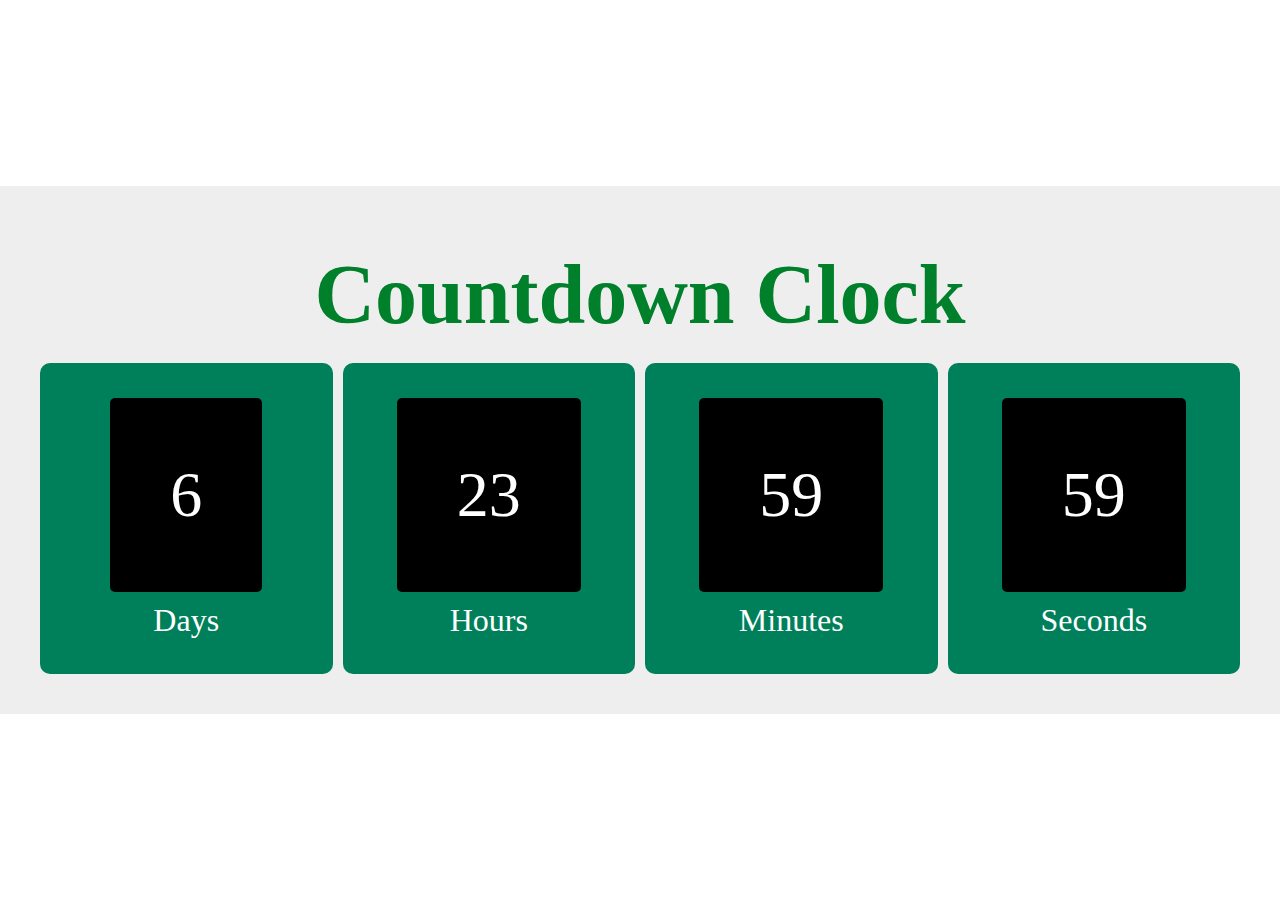
<file: countDown/index.html>
<!DOCTYPE html>
<html lang="en">
  <head>
    <meta charset="UTF-8" />
    <meta http-equiv="X-UA-Compatible" content="IE=edge" />
    <meta name="viewport" content="width=device-width, initial-scale=1.0" />
    <title>Document</title>
    <link rel="stylesheet" href="style.css" />
    <script defer src="script.js"></script>
  </head>
  <body>
    <div class="container">
      <p class="container_heading">Countdown Clock</p>
      <div class="container_main">
        <div class="container_main-div">
          <p class="container_main-div-time day">6</p>
          <p class="container_main-div-word">Days</p>
        </div>
        <div class="container_main-div">
          <p class="container_main-div-time hour">23</p>
          <p class="container_main-div-word">Hours</p>
        </div>
        <div class="container_main-div">
          <p class="container_main-div-time minute">59</p>
          <p class="container_main-div-word">Minutes</p>
        </div>
        <div class="container_main-div">
          <p class="container_main-div-time second">59</p>
          <p class="container_main-div-word">Seconds</p>
        </div>
      </div>
    </div>
  </body>
</html>
</file>
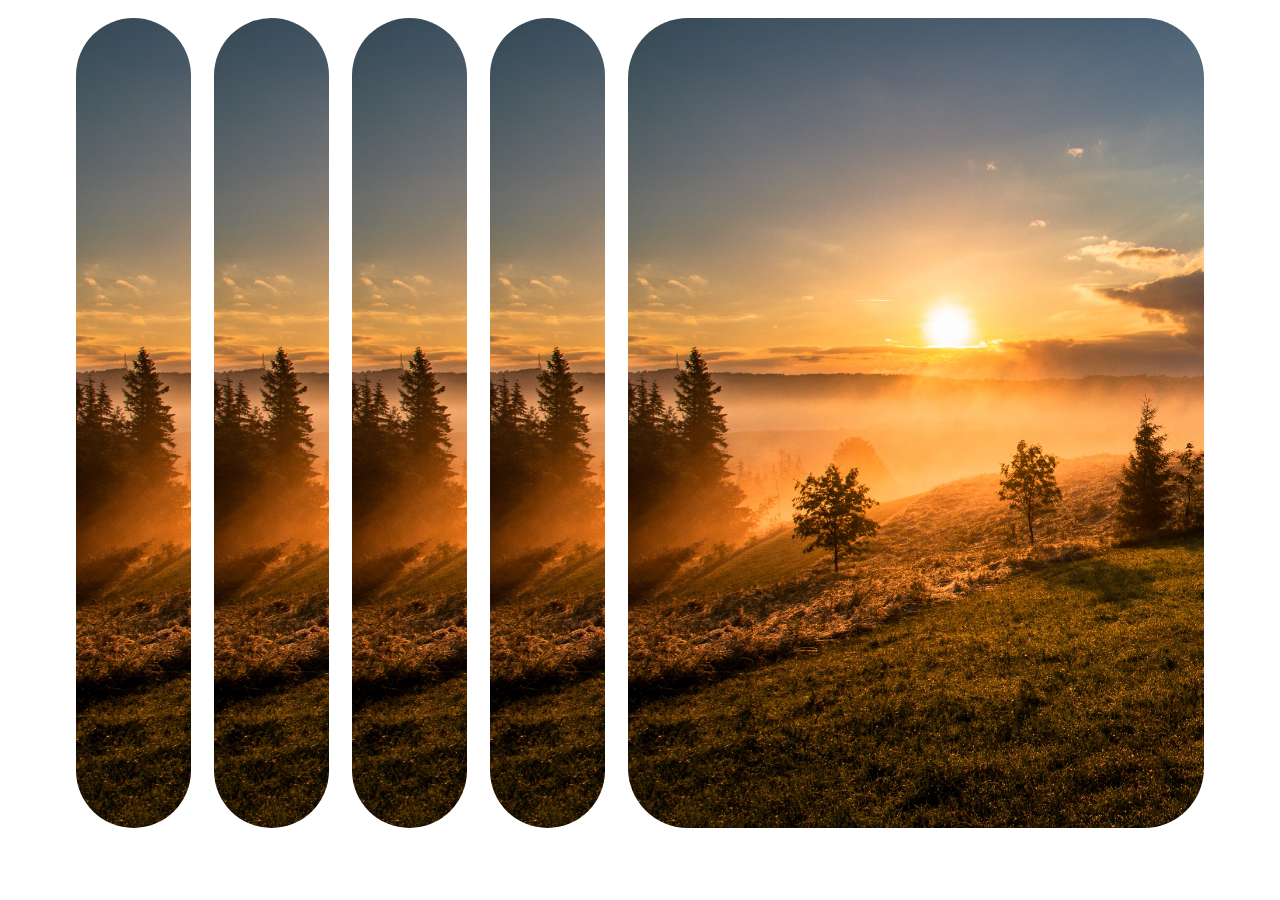
<file: gallery/index.html>
<!DOCTYPE html>
<html lang="en">
  <head>
    <meta charset="UTF-8" />
    <meta http-equiv="X-UA-Compatible" content="IE=edge" />
    <meta name="viewport" content="width=device-width, initial-scale=1.0" />
    <title>Document</title>
    <link rel="stylesheet" href="style.css" />
  </head>
  <body>
    <div class="container">
      <div class="div "></div>
      <div class="div"></div>
      <div class="div"></div>
      <div class="div"></div>
      <div class="div width"></div>
    </div>
    <script src="script.js"></script>
  </body>
</html>
</file>
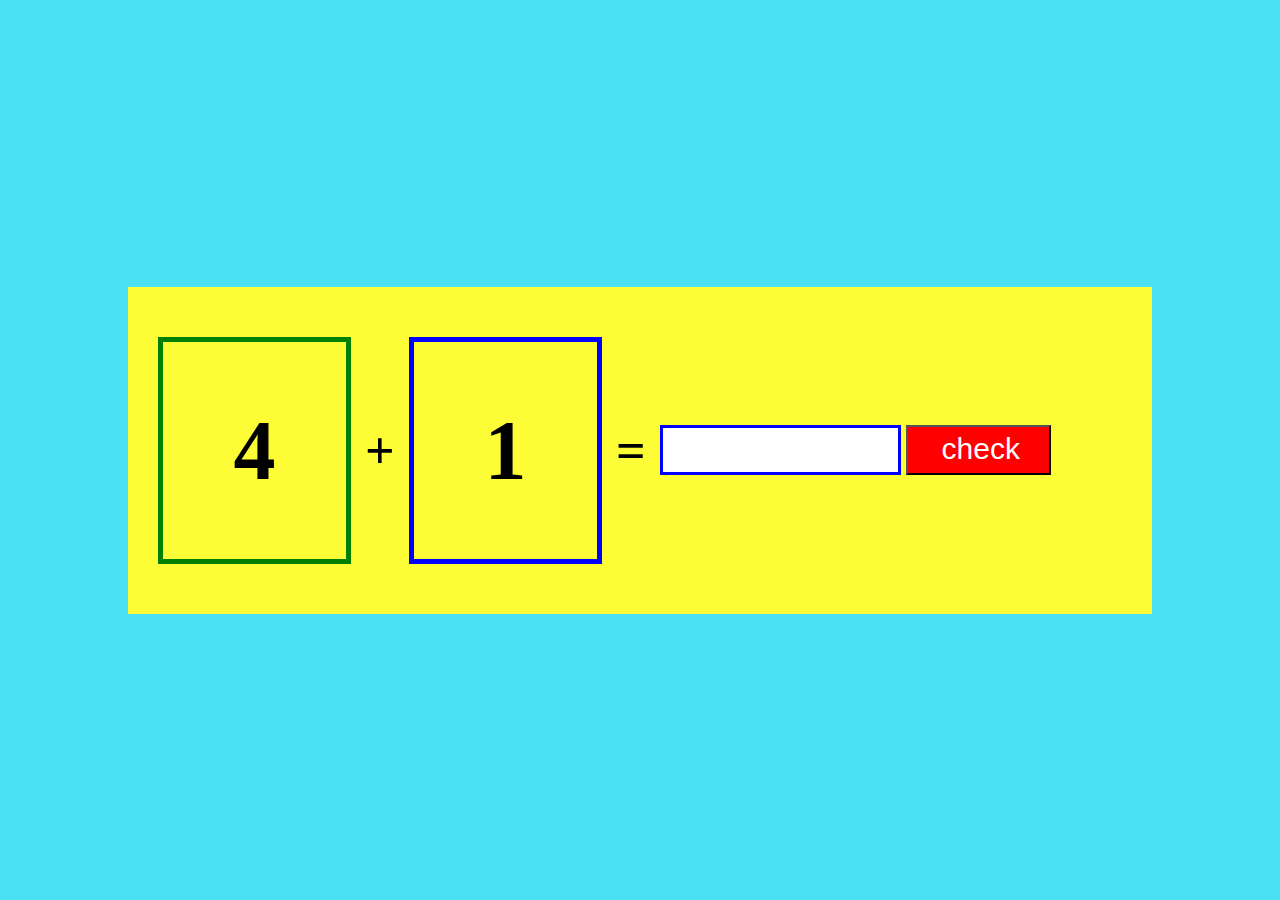
<file: matem/index.html>
<!DOCTYPE html>
<html lang="en">
  <head>
    <meta charset="UTF-8" />
    <meta http-equiv="X-UA-Compatible" content="IE=edge" />
    <meta name="viewport" content="width=device-width, initial-scale=1.0" />
    <title>Document</title>
    <link rel="stylesheet" href="style.css" />
    <script defer src="script.js"></script>
  </head>
  <body>
    <div class="container">
      <p class="one">1</p>
      <p class="plus">+</p>
      <p class="two">2</p>
      <p class="teng">=</p>
      <input type="number" class="inp" value="" />
      <button class="check">check</button>
    </div>
  </body>
</html>
</file>
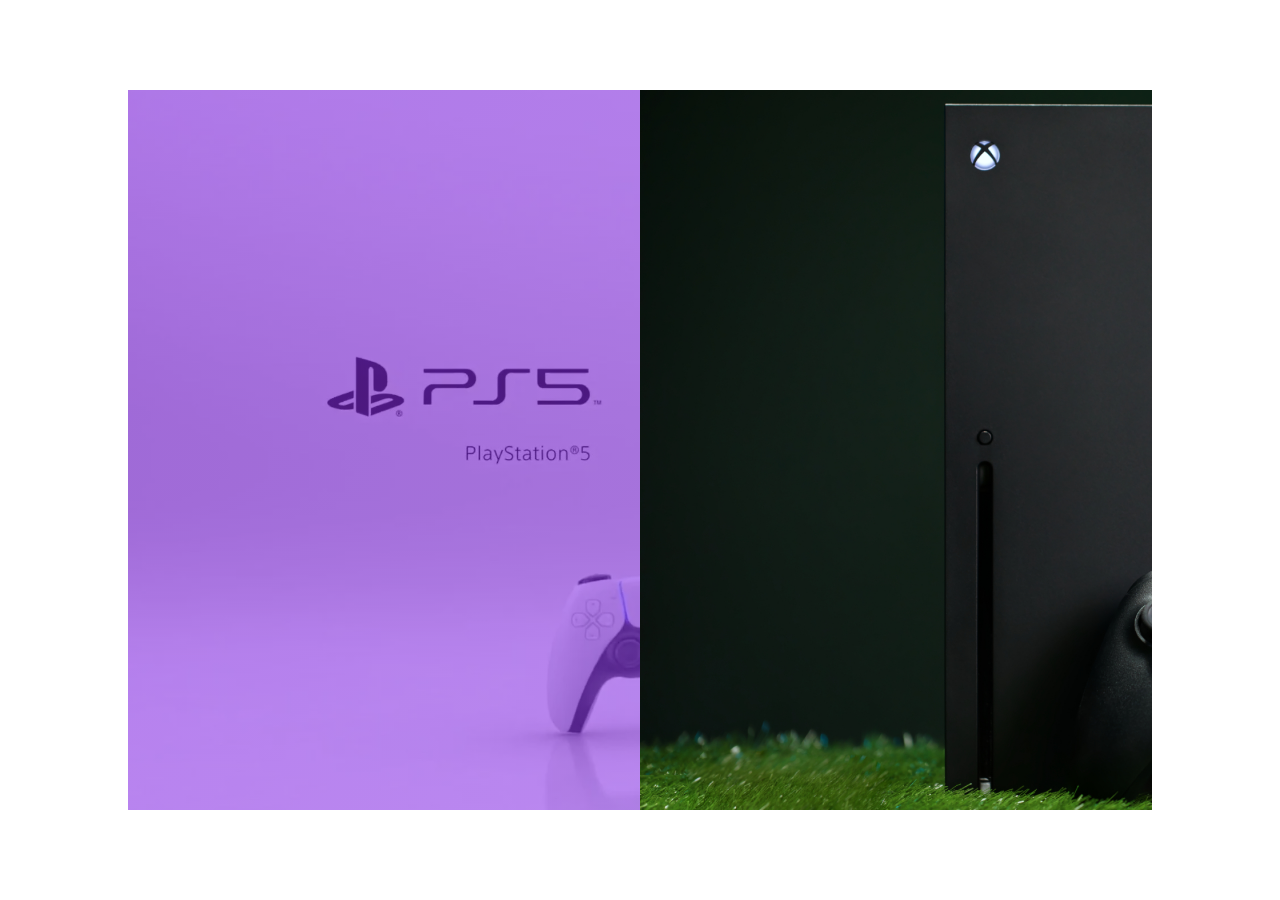
<file: mouse/index.html>
<!DOCTYPE html>
<html lang="en">
  <head>
    <meta charset="UTF-8" />
    <meta http-equiv="X-UA-Compatible" content="IE=edge" />
    <meta name="viewport" content="width=device-width, initial-scale=1.0" />
    <title>Document</title>
    <link rel="stylesheet" href="style.css" />
  </head>
  <body>
    <div class="container">
      <div class="div one"></div>
      <div class="div two"></div>
    </div>
    <script src="script.js"></script>
  </body>
</html>
</file>
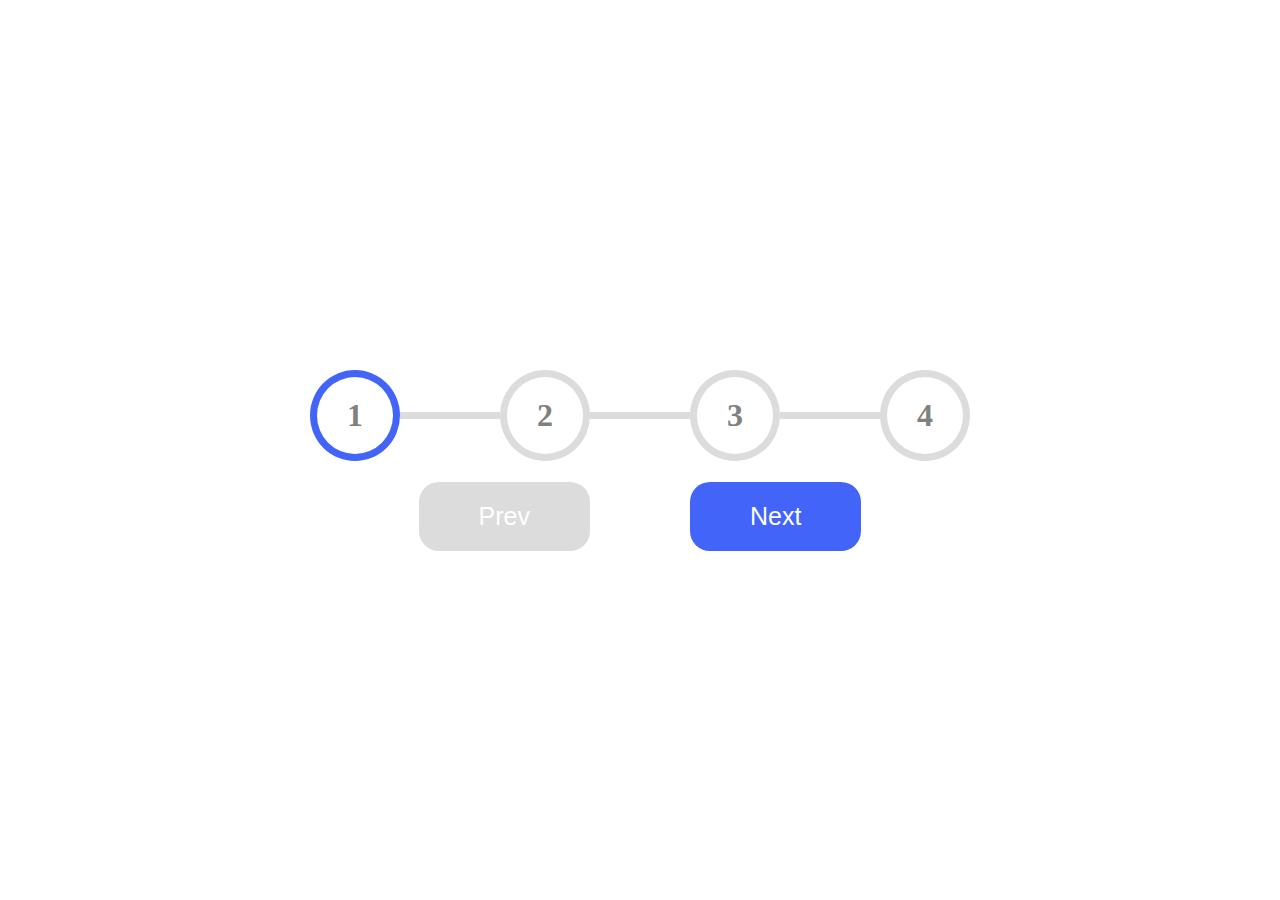
<file: numeration/index.html>
<!DOCTYPE html>
<html lang="en">
  <head>
    <meta charset="UTF-8" />
    <meta http-equiv="X-UA-Compatible" content="IE=edge" />
    <meta name="viewport" content="width=device-width, initial-scale=1.0" />
    <title>Document</title>
    <link rel="stylesheet" href="style.css" />
  </head>
  <body>
    <div class="container">
      <h1 class="heading1 heading-pimary heading-back">1</h1>
      <div class="div div2"></div>
      <h1 class="heading2 heading-pimary">2</h1>
      <div class="div div3"></div>
      <h1 class="heading3 heading-pimary">3</h1>
      <div class="div div4"></div>
      <h1 class="heading4 heading-pimary">4</h1>
    </div>
    <div class="buttons">
      <button class="button prev">Prev</button>
      <button class="button next div-back">Next</button>
    </div>
  </body>
  <script src="script.js"></script>
</html>
</file>
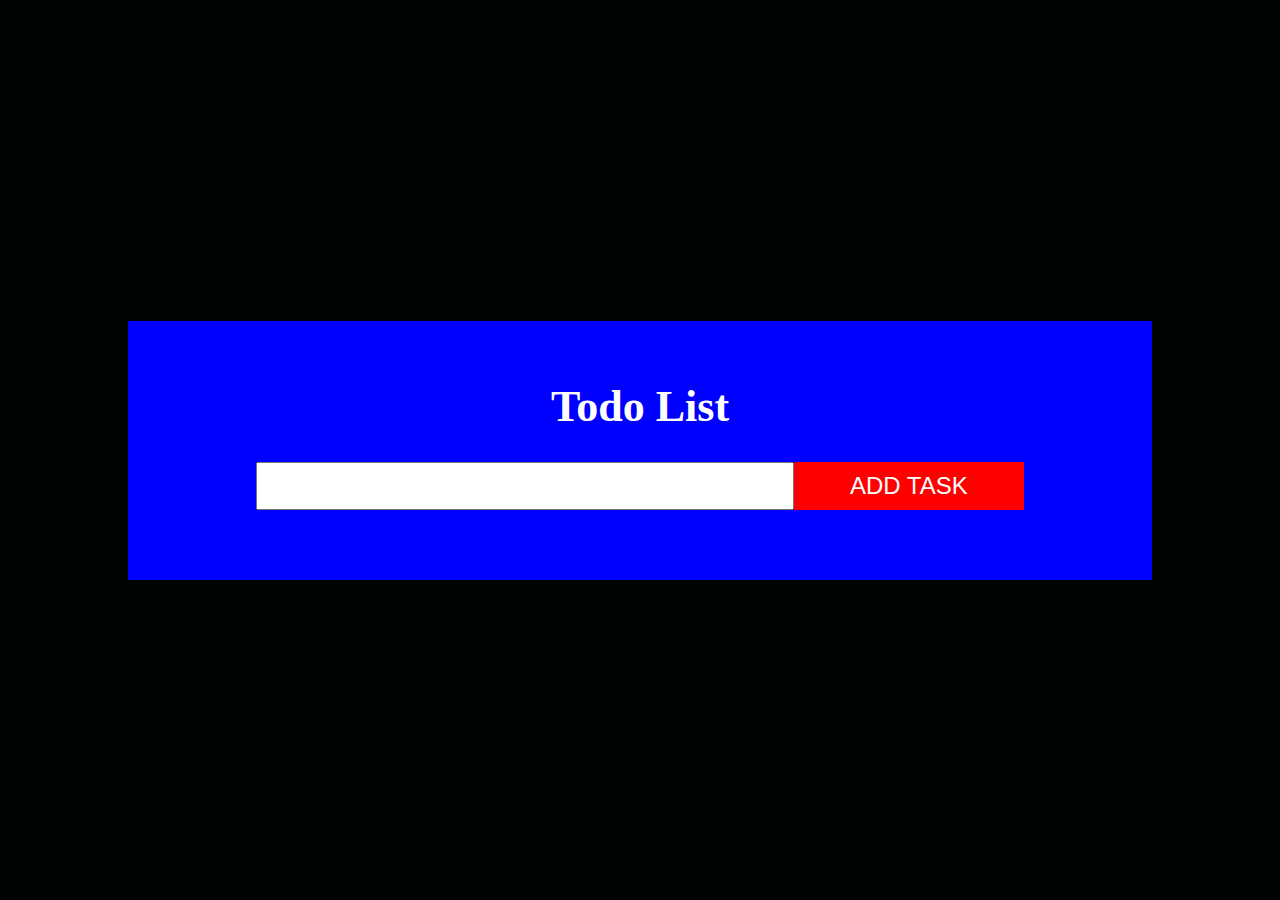
<file: todolist/index.html>
<!DOCTYPE html>
<html lang="en">
  <head>
    <meta charset="UTF-8" />
    <meta http-equiv="X-UA-Compatible" content="IE=edge" />
    <meta name="viewport" content="width=device-width, initial-scale=1.0" />
    <title>Document</title>
    <link rel="stylesheet" href="style.css" />
    <script defer src="script.js"></script>
  </head>
  <body>
    <div class="container">
      <p class="head">Todo List</p>
      <div class="main">
        <input type="text" class="input" />
        <button class="add">ADD TASK</button>
      </div>
      <div class="content" id="content"></div>
    </div>
  </body>
</html>
</file>
<file: countDown/style.css>
* {
  margin: 0;
  padding: 0;
  box-sizing: border-box;
}
body {
  height: 100vh;
  width: 100vw;
  display: flex;
  justify-content: center;
  align-items: center;
  font-family: serif;
}
.container {
  width: 100vw;
  padding: 40px;
  background-color: #eee;
}
.container_heading {
  font-size: 84px;
  font-weight: 700;
  color: rgb(0, 128, 43);
  font-family: serif;
  text-align: center;
  padding: 20px;
}
.container_main {
  display: grid;
  grid-template-columns: 1fr 1fr 1fr 1fr;
  gap: 10px;
}
.container_main-div {
  background-color: rgb(0, 128, 90);
  padding: 35px;
  border-radius: 10px;
  display: flex;
  flex-direction: column;
  gap: 10px;
  align-items: center;
}
.container_main-div-time {
  font-size: 64px;
  color: white;
  background-color: black;
  padding: 60px;
  border-radius: 5px;
}
.container_main-div-word {
  font-size: 32px;
  font-weight: 500;
  color: white;
}
</file>
<file: gallery/style.css>
* {
  margin: 0;
  padding: 0;
  box-sizing: border-box;
}
body {
  display: flex;
  justify-content: space-around;
  align-items: center;
  padding: 2vh;
}
.container {
  width: 90vw;
  height: 90vh;
  display: flex;
  justify-content: space-around;
  align-items: center;
}
.div {
  width: 10%;
  background-image: url("rasm.jpg");
  height: 90vh;
  border-radius: 60px;
  background-size: cover;
  gap: 100px;
  transition: all 1.5s;
}
.width {
  transition: all 1.5s;

  width: 50%;
}
</file>
<file: matem/style.css>
* {
  margin: 0;
  padding: 0;
  box-sizing: border-box;
}
body {
  width: 100vw;
  height: 100vh;
  background-color: rgb(75, 225, 245);
  display: flex;
  align-items: center;
  justify-content: center;
  font-family: serif;
  padding: 10vw;
  text-align: center;
}
.container {
  width: 80vw;
  display: flex;
  background-color: rgb(252, 252, 55);
  gap: 5px;
  padding: 50px 30px;
  align-items: center;
}
.one {
  font-size: 84px;
  font-weight: 600;
  color: black;
  padding: 30px;
  border: 5px solid green;
  width: 20%;
  padding: 60px;
}
.plus {
  font-size: 52px;
  font-weight: 600;
  width: 5%;
}
.two {
  font-size: 84px;
  font-weight: 600;
  color: black;
  padding: 60px;
  border: 5px solid blue;
  width: 20%;
}
.teng {
  font-size: 52px;
  font-weight: 600;
  width: 5%;
}
.inp {
  width: 25%;
  border: 3px solid blue;
  height: 50px;
}
.inp::placeholder {
  font-size: 32px;
}
.check {
  height: 50px;
  font-size: 30px;
  padding: 5px 10px 10px 15px;
  width: 15%;
  color: white;
  background-color: red;
}
</file>
<file: mouse/style.css>
* {
  margin: 0;
  padding: 0;
  box-sizing: border-box;
}
body {
  padding: 10vh 10vw;
}
.container {
  display: flex;
  width: 80vw;
  height: 80vh;
}
.div {
  height: 100%;
  transition: all 1.5s;
  background-size: cover;
}
.one {
  width: 50%;
  background-image: linear-gradient(
      to right bottom,
      rgba(137, 43, 226, 0.582),
      rgba(137, 43, 226, 0.534)
    ),
    url("image1.webp");
}
.two {
  background-image: url("imagexb.jpg");
  width: 50%;
}
.img {
  width: 100%;
  height: 80vh;
}
</file>
<file: numeration/style.css>
:root {
  --color-main: gainsboro;
  --color-select: rgba(52, 88, 248, 0.925);
}

body {
  transition: all 0.5s;
  margin: 0;
  padding: 0;
  background-color: white;
  display: flex;
  justify-content: center;
  flex-direction: column;
  align-items: center;
  height: 100vh;
}
.container {
  display: flex;
  justify-content: center;
  color: gray;
  align-items: center;
}
.heading-pimary {
  border: 7px solid var(--color-main);
  border-radius: 50%;
  padding: 20px 30px;
  transition: all 0.5s;
}
.div {
  height: 7px;
  width: 100px;
  background-color: var(--color-main);
  transition: all 0.5s;
  transition-delay: 0.1s;
}
.buttons {
  display: flex;
  gap: 100px;
}
.button {
  padding: 20px 60px;
  font-size: 25px;
  border-radius: 20px;
  border-style: none;
  background-color: var(--color-main);
  color: white;
}

.heading-back {
  border-color: var(--color-select);
  transition: all 0.5s;
  transition-delay: 0.1s;
}
.div-back {
  background-color: var(--color-select);
  transition: all 0.5s;
}
</file>
<file: todolist/style.css>
* {
  margin: 0;
  padding: 0;
  box-sizing: border-box;
}
body {
  background-color: rgb(2, 3, 3);
  width: 100vw;
  height: 100vh;
  display: flex;
  align-items: center;
  justify-content: center;
  font-family: serif;
}
.container {
  width: 80vw;
  padding: 50px 10vw;
  display: flex;
  flex-direction: column;
  align-items: center;
  justify-content: center;
  gap: 20px;
  background-color: blue;
}
.head {
  color: white;
  font-size: 44px;
  font-weight: 600;
  padding: 10px;
}
.main {
  width: 60vw;
  display: flex;
}
.input {
  padding: 10px;
  width: 70%;
}
.add {
  color: white;
  background-color: red;
  border-style: none;
  width: 30%;
  font-size: 24px;
  font-weight: 500;
  padding: 10px;
}
.content {
  display: flex;
  flex-direction: column;
  gap: 10px;
  width: 100%;
  justify-content: space-between;
}
.content_input {
  background-color: transparent;
  border-style: none;
  color: black;
  font-weight: 600;
  outline: none;
}
.element {
  display: flex;
  width: 100%;
  justify-content: space-between;
}

.delete-btn {
  background-color: rgb(76, 202, 76);
  color: rgb(43, 30, 56);
  padding: 0.5rem 1.5rem;
  font-size: 1.5rem;
  font-weight: 540;
  border-radius: 25px;
  border-style: none;
  background-color: yellow;
}
.btns {
  display: flex;
  justify-content: space-between;
  width: 50%;
}
</file>
